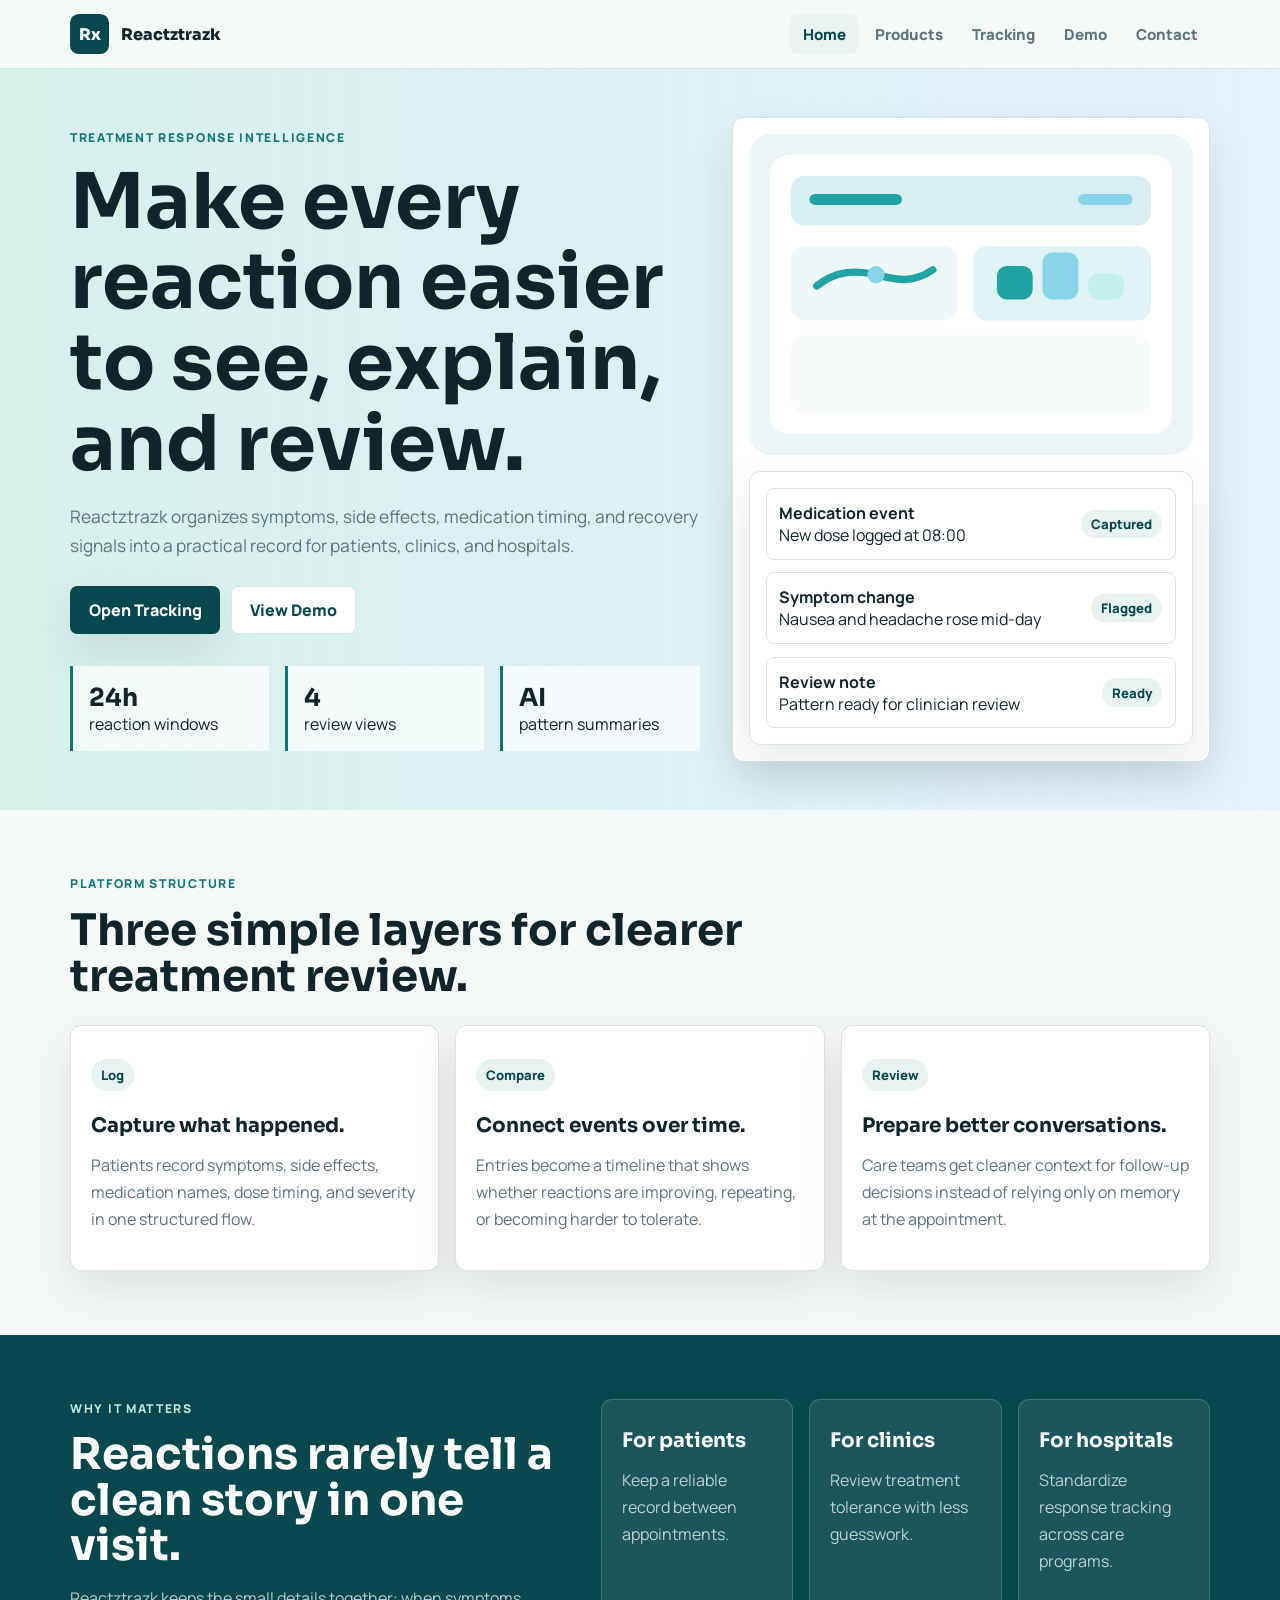
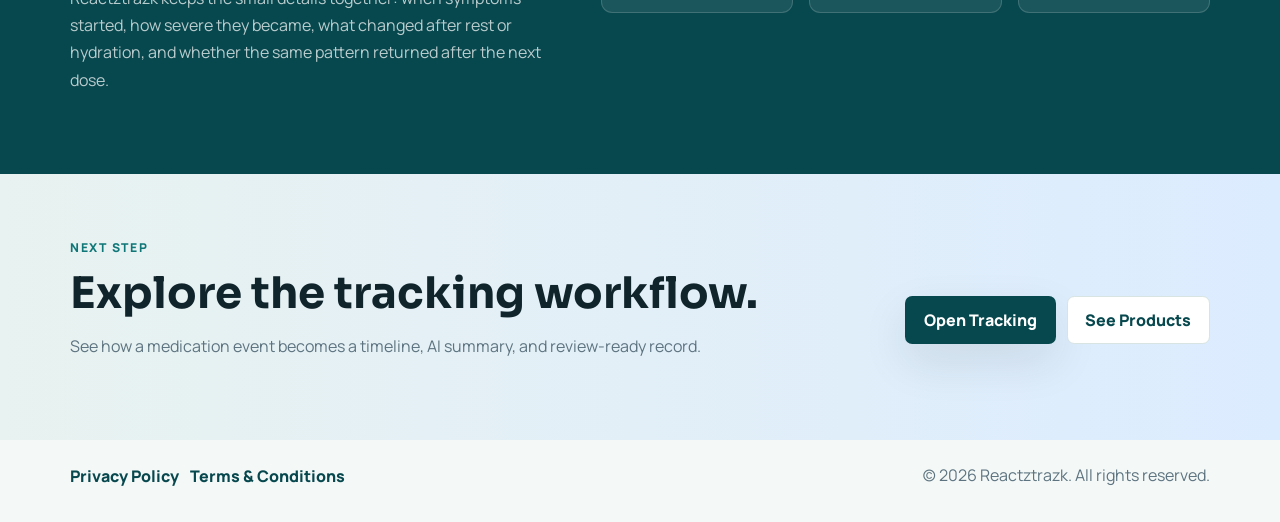
<file: index.html>
<!DOCTYPE html>
<html lang="en">
<head>
  <meta charset="UTF-8">
  <meta name="viewport" content="width=device-width, initial-scale=1.0">
  <title>Reactztrazk | AI Medication Reaction Tracking</title>
  <meta name="description" content="Reactztrazk helps patients and care teams track medication reactions, side effects, and treatment response over time.">
  <link rel="preconnect" href="https://fonts.googleapis.com">
  <link rel="preconnect" href="https://fonts.gstatic.com" crossorigin>
  <link href="https://fonts.googleapis.com/css2?family=Sora:wght@500;700;800&family=Manrope:wght@400;500;700;800&display=swap" rel="stylesheet">
  <link rel="stylesheet" href="styles.css">
</head>
<body>
  <div class="site-shell">
    <nav class="topbar">
      <a class="brand" href="index.html">
        <span class="brand-mark">Rx</span>
        <span class="brand-name">Reactztrazk</span>
      </a>
      <div class="nav-links">
        <a class="active" href="index.html">Home</a>
        <a href="products.html">Products</a>
        <a href="tracking.html">Tracking</a>
        <a href="demo.html">Demo</a>
        <a href="contact.html">Contact</a>
      </div>
    </nav>

    <header class="hero">
      <div class="hero-inner">
        <section>
          <p class="eyebrow">Treatment Response Intelligence</p>
          <h1>Make every reaction easier to see, explain, and review.</h1>
          <p class="lead">Reactztrazk organizes symptoms, side effects, medication timing, and recovery signals into a practical record for patients, clinics, and hospitals.</p>
          <div class="hero-actions">
            <a class="button button-primary" href="tracking.html">Open Tracking</a>
            <a class="button button-secondary" href="demo.html">View Demo</a>
          </div>
          <div class="metric-strip">
            <div class="metric"><strong>24h</strong><span>reaction windows</span></div>
            <div class="metric"><strong>4</strong><span>review views</span></div>
            <div class="metric"><strong>AI</strong><span>pattern summaries</span></div>
          </div>
        </section>

        <aside class="hero-visual">
          <img class="svg-art" src="assets/reaction-dashboard.svg" alt="Reactztrazk reaction dashboard illustration">
          <div class="insight-panel">
            <div class="insight-row">
              <div><strong>Medication event</strong><span>New dose logged at 08:00</span></div>
              <span class="badge">Captured</span>
            </div>
            <div class="insight-row">
              <div><strong>Symptom change</strong><span>Nausea and headache rose mid-day</span></div>
              <span class="badge">Flagged</span>
            </div>
            <div class="insight-row">
              <div><strong>Review note</strong><span>Pattern ready for clinician review</span></div>
              <span class="badge">Ready</span>
            </div>
          </div>
        </aside>
      </div>
    </header>

    <main>
      <section class="section">
        <div class="section-head">
          <p class="eyebrow">Platform Structure</p>
          <h2>Three simple layers for clearer treatment review.</h2>
        </div>
        <div class="section-grid">
          <article class="card">
            <p class="tag">Log</p>
            <h3>Capture what happened.</h3>
            <p>Patients record symptoms, side effects, medication names, dose timing, and severity in one structured flow.</p>
          </article>
          <article class="card">
            <p class="tag">Compare</p>
            <h3>Connect events over time.</h3>
            <p>Entries become a timeline that shows whether reactions are improving, repeating, or becoming harder to tolerate.</p>
          </article>
          <article class="card">
            <p class="tag">Review</p>
            <h3>Prepare better conversations.</h3>
            <p>Care teams get cleaner context for follow-up decisions instead of relying only on memory at the appointment.</p>
          </article>
        </div>
      </section>

      <section class="split-band">
        <div class="section">
          <div>
            <p class="eyebrow">Why It Matters</p>
            <h2>Reactions rarely tell a clean story in one visit.</h2>
            <p>Reactztrazk keeps the small details together: when symptoms started, how severe they became, what changed after rest or hydration, and whether the same pattern returned after the next dose.</p>
          </div>
          <div class="section-grid">
            <article class="card">
              <h3>For patients</h3>
              <p>Keep a reliable record between appointments.</p>
            </article>
            <article class="card">
              <h3>For clinics</h3>
              <p>Review treatment tolerance with less guesswork.</p>
            </article>
            <article class="card">
              <h3>For hospitals</h3>
              <p>Standardize response tracking across care programs.</p>
            </article>
          </div>
        </div>
      </section>

      <section class="cta">
        <div class="section">
          <div>
            <p class="eyebrow">Next Step</p>
            <h2>Explore the tracking workflow.</h2>
            <p>See how a medication event becomes a timeline, AI summary, and review-ready record.</p>
          </div>
          <div class="hero-actions">
            <a class="button button-primary" href="tracking.html">Open Tracking</a>
            <a class="button button-muted" href="products.html">See Products</a>
          </div>
        </div>
      </section>
    </main>

    <footer class="site-footer">
      <div class="footer-links">
        <a href="privacy.html">Privacy Policy</a>
        <a href="terms.html">Terms & Conditions</a>
      </div>
      <p>(c) 2026 Reactztrazk. All rights reserved.</p>
    </footer>
  </div>
</body>
</html>
</file>
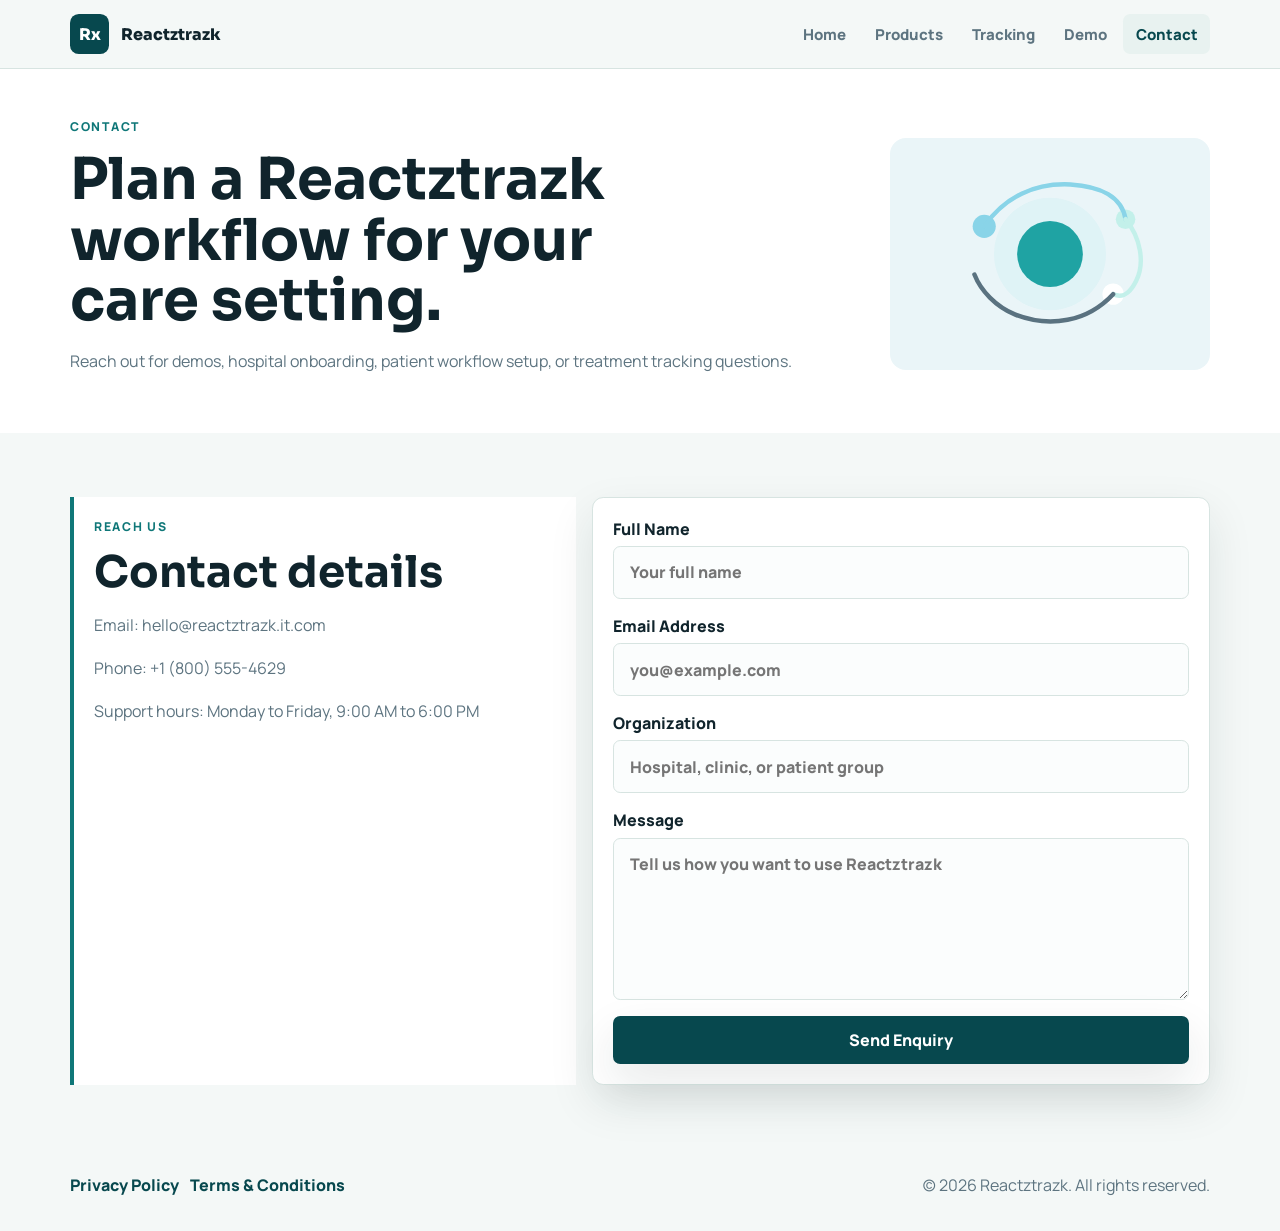
<file: contact.html>
<!DOCTYPE html>
<html lang="en">
<head>
  <meta charset="UTF-8">
  <meta name="viewport" content="width=device-width, initial-scale=1.0">
  <title>Contact | Reactztrazk</title>
  <meta name="description" content="Contact Reactztrazk for demos, hospital rollout, and AI treatment response tracking enquiries.">
  <link rel="preconnect" href="https://fonts.googleapis.com">
  <link rel="preconnect" href="https://fonts.gstatic.com" crossorigin>
  <link href="https://fonts.googleapis.com/css2?family=Sora:wght@500;700;800&family=Manrope:wght@400;500;700;800&display=swap" rel="stylesheet">
  <link rel="stylesheet" href="styles.css">
</head>
<body>
  <div class="site-shell">
    <nav class="topbar">
      <a class="brand" href="index.html"><span class="brand-mark">Rx</span><span class="brand-name">Reactztrazk</span></a>
      <div class="nav-links">
        <a href="index.html">Home</a>
        <a href="products.html">Products</a>
        <a href="tracking.html">Tracking</a>
        <a href="demo.html">Demo</a>
        <a class="active" href="contact.html">Contact</a>
      </div>
    </nav>

    <header class="subhero">
      <div class="subhero-inner">
        <section>
          <p class="eyebrow">Contact</p>
          <h1>Plan a Reactztrazk workflow for your care setting.</h1>
          <p>Reach out for demos, hospital onboarding, patient workflow setup, or treatment tracking questions.</p>
        </section>
        <div class="subhero-art">
          <img class="svg-art" src="assets/support-network.svg" alt="Reactztrazk contact illustration">
        </div>
      </div>
    </header>

    <main>
      <section class="section contact-grid">
        <aside class="contact-card">
          <p class="eyebrow">Reach Us</p>
          <h2>Contact details</h2>
          <p>Email: hello@reactztrazk.it.com</p>
          <p>Phone: +1 (800) 555-4629</p>
          <p>Support hours: Monday to Friday, 9:00 AM to 6:00 PM</p>
        </aside>

        <form class="contact-form">
          <label>
            Full Name
            <input type="text" placeholder="Your full name">
          </label>
          <label>
            Email Address
            <input type="email" placeholder="you@example.com">
          </label>
          <label>
            Organization
            <input type="text" placeholder="Hospital, clinic, or patient group">
          </label>
          <label>
            Message
            <textarea rows="6" placeholder="Tell us how you want to use Reactztrazk"></textarea>
          </label>
          <button class="button button-primary" type="submit">Send Enquiry</button>
        </form>
      </section>
    </main>

    <footer class="site-footer">
      <div class="footer-links">
        <a href="privacy.html">Privacy Policy</a>
        <a href="terms.html">Terms & Conditions</a>
      </div>
      <p>(c) 2026 Reactztrazk. All rights reserved.</p>
    </footer>
  </div>
</body>
</html>
</file>
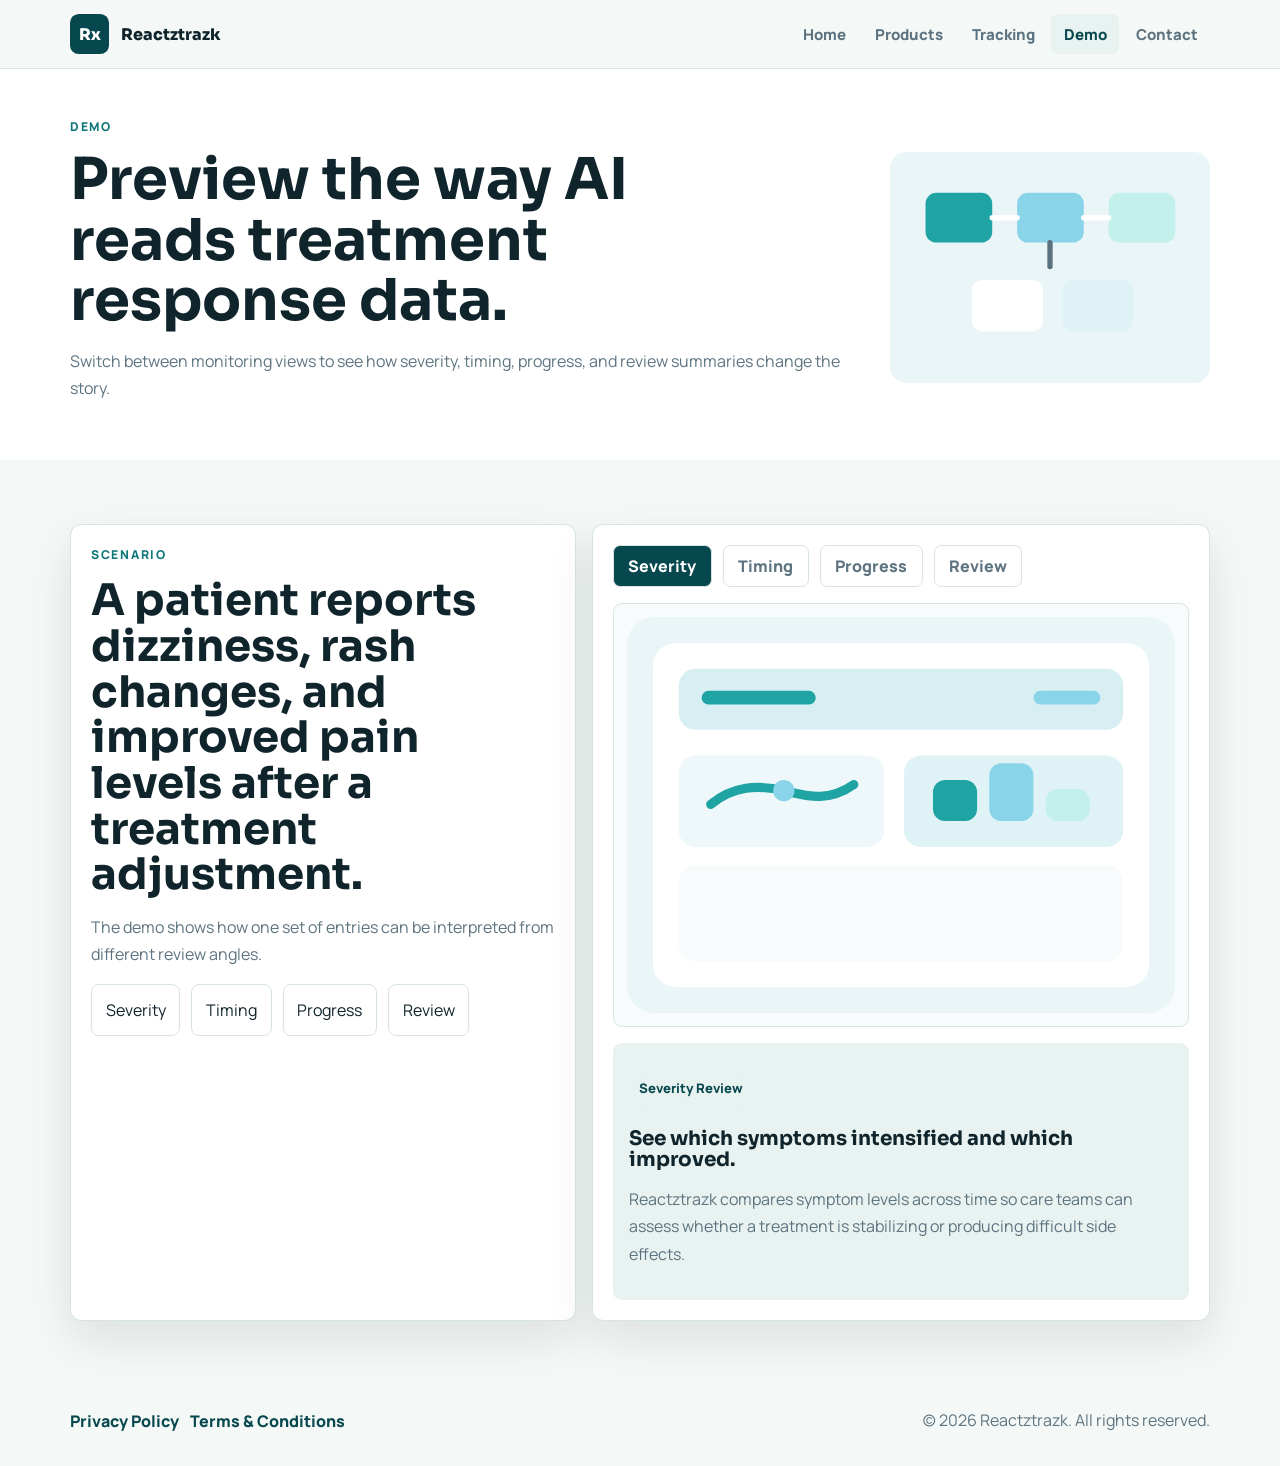
<file: demo.html>
<!DOCTYPE html>
<html lang="en">
<head>
  <meta charset="UTF-8">
  <meta name="viewport" content="width=device-width, initial-scale=1.0">
  <title>Demo | Reactztrazk</title>
  <meta name="description" content="Explore the Reactztrazk demo and see how AI interprets medication and treatment reactions.">
  <link rel="preconnect" href="https://fonts.googleapis.com">
  <link rel="preconnect" href="https://fonts.gstatic.com" crossorigin>
  <link href="https://fonts.googleapis.com/css2?family=Sora:wght@500;700;800&family=Manrope:wght@400;500;700;800&display=swap" rel="stylesheet">
  <link rel="stylesheet" href="styles.css">
</head>
<body>
  <div class="site-shell">
    <nav class="topbar">
      <a class="brand" href="index.html"><span class="brand-mark">Rx</span><span class="brand-name">Reactztrazk</span></a>
      <div class="nav-links">
        <a href="index.html">Home</a>
        <a href="products.html">Products</a>
        <a href="tracking.html">Tracking</a>
        <a class="active" href="demo.html">Demo</a>
        <a href="contact.html">Contact</a>
      </div>
    </nav>

    <header class="subhero">
      <div class="subhero-inner">
        <section>
          <p class="eyebrow">Demo</p>
          <h1>Preview the way AI reads treatment response data.</h1>
          <p>Switch between monitoring views to see how severity, timing, progress, and review summaries change the story.</p>
        </section>
        <div class="subhero-art">
          <img class="svg-art" src="assets/care-pathway.svg" alt="Reactztrazk demo illustration">
        </div>
      </div>
    </header>

    <main>
      <section class="section demo-grid">
        <article class="card">
          <p class="eyebrow">Scenario</p>
          <h2>A patient reports dizziness, rash changes, and improved pain levels after a treatment adjustment.</h2>
          <p>The demo shows how one set of entries can be interpreted from different review angles.</p>
          <div class="pill-row">
            <span>Severity</span>
            <span>Timing</span>
            <span>Progress</span>
            <span>Review</span>
          </div>
        </article>

        <article class="demo-panel">
          <div class="tab-row" role="tablist" aria-label="Reactztrazk demo views">
            <button class="tab-button active" data-topic="severity" type="button">Severity</button>
            <button class="tab-button" data-topic="timing" type="button">Timing</button>
            <button class="tab-button" data-topic="progress" type="button">Progress</button>
            <button class="tab-button" data-topic="review" type="button">Review</button>
          </div>
          <div class="demo-image-wrap">
            <img class="svg-art" src="assets/reaction-dashboard.svg" alt="Medication reaction dashboard illustration">
          </div>
          <div class="demo-body">
            <p class="demo-label" id="demo-label">Severity Review</p>
            <h3 id="demo-title">See which symptoms intensified and which improved.</h3>
            <p id="demo-text">Reactztrazk compares symptom levels across time so care teams can assess whether a treatment is stabilizing or producing difficult side effects.</p>
          </div>
        </article>
      </section>
    </main>

    <footer class="site-footer">
      <div class="footer-links">
        <a href="privacy.html">Privacy Policy</a>
        <a href="terms.html">Terms & Conditions</a>
      </div>
      <p>(c) 2026 Reactztrazk. All rights reserved.</p>
    </footer>
  </div>

  <script src="script.js"></script>
</body>
</html>
</file>
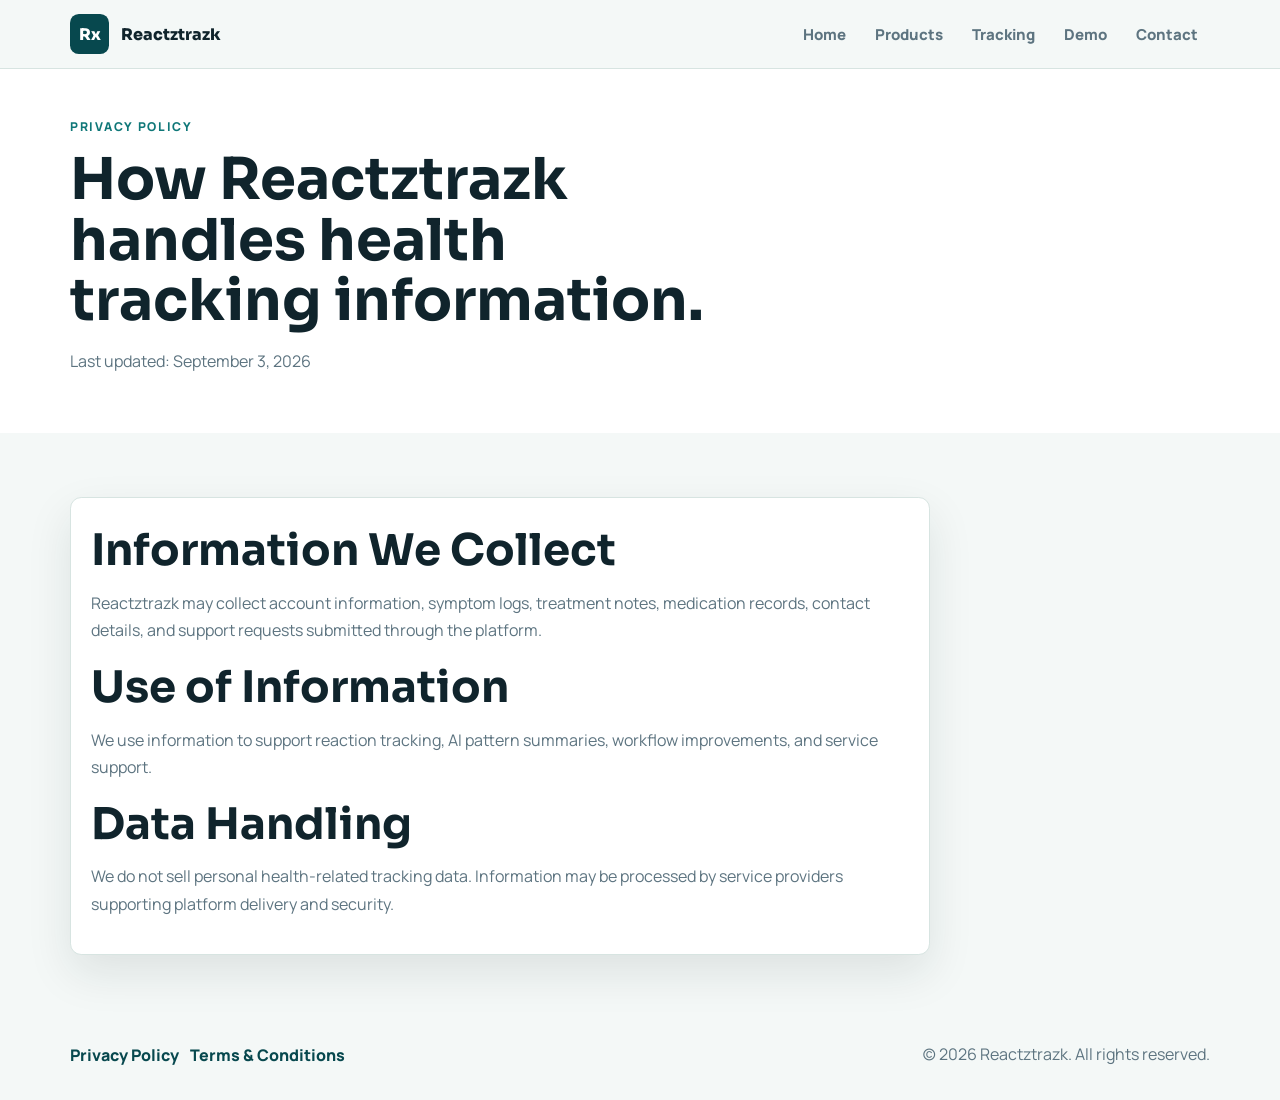
<file: privacy.html>
<!DOCTYPE html>
<html lang="en">
<head>
  <meta charset="UTF-8">
  <meta name="viewport" content="width=device-width, initial-scale=1.0">
  <title>Privacy Policy | Reactztrazk</title>
  <meta name="description" content="Read the Reactztrazk privacy policy for AI health reaction and treatment monitoring information.">
  <link rel="preconnect" href="https://fonts.googleapis.com">
  <link rel="preconnect" href="https://fonts.gstatic.com" crossorigin>
  <link href="https://fonts.googleapis.com/css2?family=Sora:wght@500;700;800&family=Manrope:wght@400;500;700;800&display=swap" rel="stylesheet">
  <link rel="stylesheet" href="styles.css">
</head>
<body>
  <div class="site-shell">
    <nav class="topbar">
      <a class="brand" href="index.html"><span class="brand-mark">Rx</span><span class="brand-name">Reactztrazk</span></a>
      <div class="nav-links">
        <a href="index.html">Home</a>
        <a href="products.html">Products</a>
        <a href="tracking.html">Tracking</a>
        <a href="demo.html">Demo</a>
        <a href="contact.html">Contact</a>
      </div>
    </nav>

    <header class="subhero">
      <div class="subhero-inner">
        <section>
          <p class="eyebrow">Privacy Policy</p>
          <h1>How Reactztrazk handles health tracking information.</h1>
          <p>Last updated: September 3, 2026</p>
        </section>
      </div>
    </header>

    <main>
      <section class="section">
        <article class="legal-card">
          <h2>Information We Collect</h2>
          <p>Reactztrazk may collect account information, symptom logs, treatment notes, medication records, contact details, and support requests submitted through the platform.</p>
          <h2>Use of Information</h2>
          <p>We use information to support reaction tracking, AI pattern summaries, workflow improvements, and service support.</p>
          <h2>Data Handling</h2>
          <p>We do not sell personal health-related tracking data. Information may be processed by service providers supporting platform delivery and security.</p>
        </article>
      </section>
    </main>

    <footer class="site-footer">
      <div class="footer-links">
        <a class="active" href="privacy.html">Privacy Policy</a>
        <a href="terms.html">Terms & Conditions</a>
      </div>
      <p>(c) 2026 Reactztrazk. All rights reserved.</p>
    </footer>
  </div>
</body>
</html>
</file>
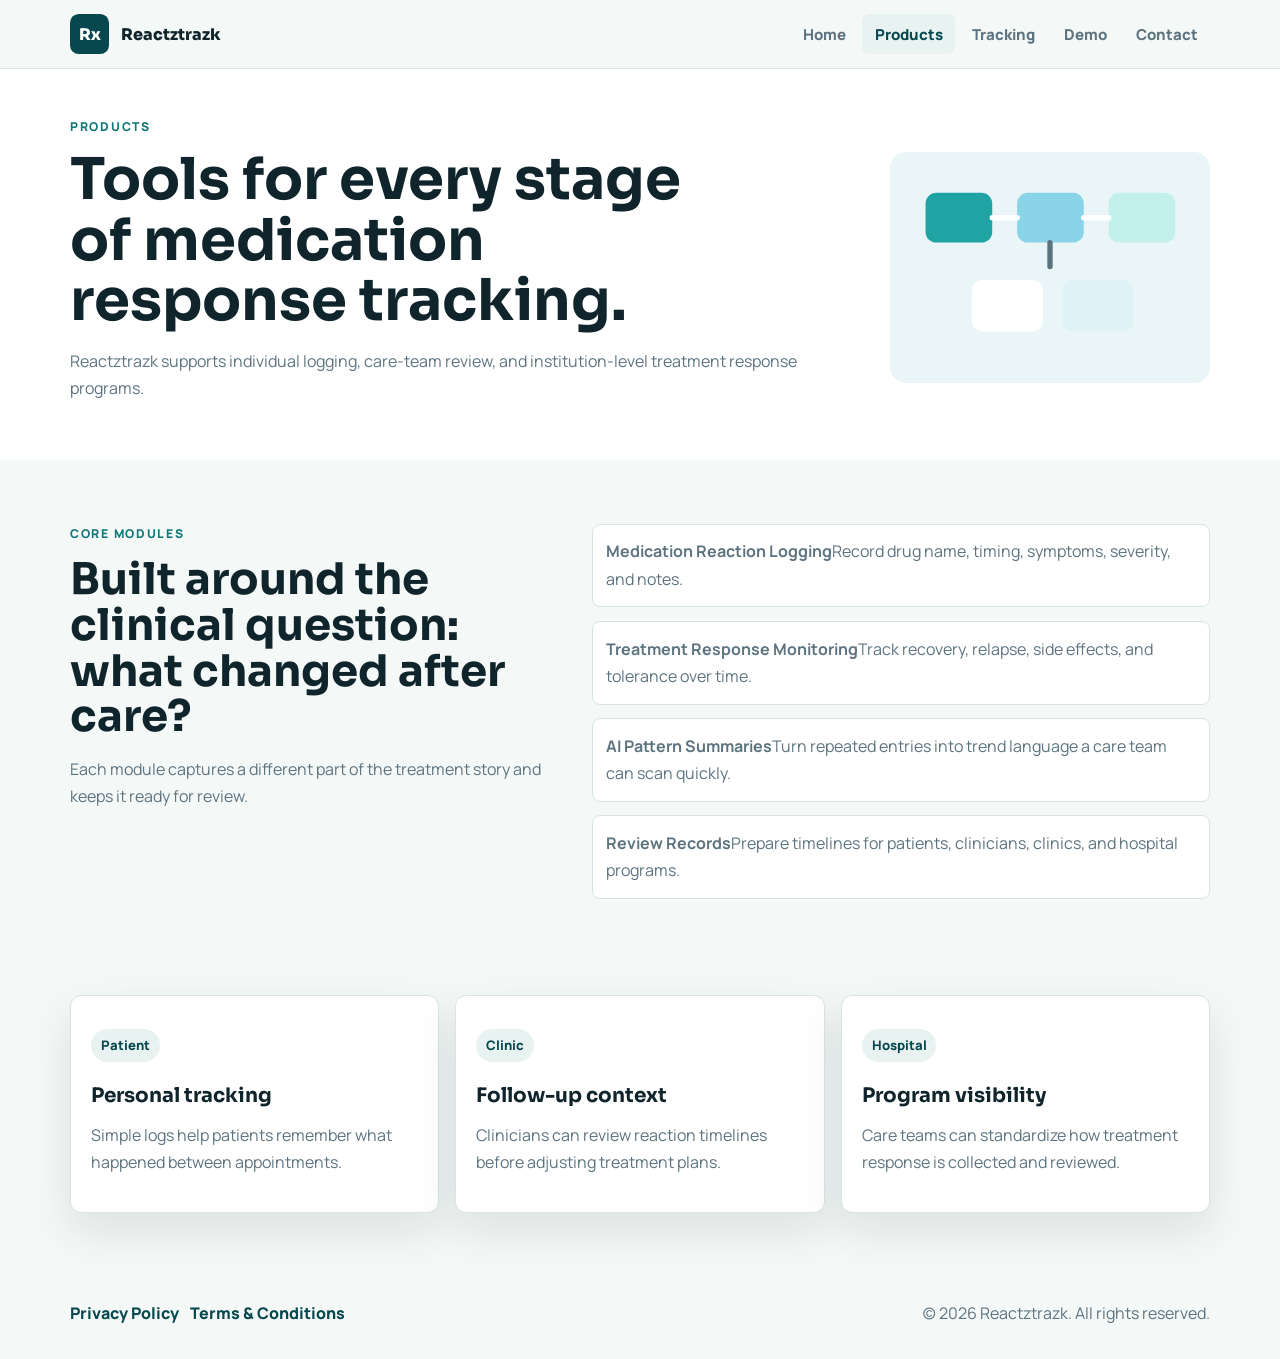
<file: products.html>
<!DOCTYPE html>
<html lang="en">
<head>
  <meta charset="UTF-8">
  <meta name="viewport" content="width=device-width, initial-scale=1.0">
  <title>Products | Reactztrazk</title>
  <meta name="description" content="Explore Reactztrazk tools for medication reaction logging, treatment response monitoring, and AI review summaries.">
  <link rel="preconnect" href="https://fonts.googleapis.com">
  <link rel="preconnect" href="https://fonts.gstatic.com" crossorigin>
  <link href="https://fonts.googleapis.com/css2?family=Sora:wght@500;700;800&family=Manrope:wght@400;500;700;800&display=swap" rel="stylesheet">
  <link rel="stylesheet" href="styles.css">
</head>
<body>
  <div class="site-shell">
    <nav class="topbar">
      <a class="brand" href="index.html"><span class="brand-mark">Rx</span><span class="brand-name">Reactztrazk</span></a>
      <div class="nav-links">
        <a href="index.html">Home</a>
        <a class="active" href="products.html">Products</a>
        <a href="tracking.html">Tracking</a>
        <a href="demo.html">Demo</a>
        <a href="contact.html">Contact</a>
      </div>
    </nav>

    <header class="subhero">
      <div class="subhero-inner">
        <section>
          <p class="eyebrow">Products</p>
          <h1>Tools for every stage of medication response tracking.</h1>
          <p>Reactztrazk supports individual logging, care-team review, and institution-level treatment response programs.</p>
        </section>
        <div class="subhero-art">
          <img class="svg-art" src="assets/care-pathway.svg" alt="Reactztrazk care pathway illustration">
        </div>
      </div>
    </header>

    <main>
      <section class="section">
        <div class="feature-grid">
          <div class="section-head">
            <p class="eyebrow">Core Modules</p>
            <h2>Built around the clinical question: what changed after care?</h2>
            <p>Each module captures a different part of the treatment story and keeps it ready for review.</p>
          </div>
          <ul class="workflow">
            <li><strong>Medication Reaction Logging</strong><span>Record drug name, timing, symptoms, severity, and notes.</span></li>
            <li><strong>Treatment Response Monitoring</strong><span>Track recovery, relapse, side effects, and tolerance over time.</span></li>
            <li><strong>AI Pattern Summaries</strong><span>Turn repeated entries into trend language a care team can scan quickly.</span></li>
            <li><strong>Review Records</strong><span>Prepare timelines for patients, clinicians, clinics, and hospital programs.</span></li>
          </ul>
        </div>
      </section>

      <section class="section tight">
        <div class="section-grid">
          <article class="card">
            <p class="tag">Patient</p>
            <h3>Personal tracking</h3>
            <p>Simple logs help patients remember what happened between appointments.</p>
          </article>
          <article class="card">
            <p class="tag">Clinic</p>
            <h3>Follow-up context</h3>
            <p>Clinicians can review reaction timelines before adjusting treatment plans.</p>
          </article>
          <article class="card">
            <p class="tag">Hospital</p>
            <h3>Program visibility</h3>
            <p>Care teams can standardize how treatment response is collected and reviewed.</p>
          </article>
        </div>
      </section>
    </main>

    <footer class="site-footer">
      <div class="footer-links">
        <a href="privacy.html">Privacy Policy</a>
        <a href="terms.html">Terms & Conditions</a>
      </div>
      <p>(c) 2026 Reactztrazk. All rights reserved.</p>
    </footer>
  </div>
</body>
</html>
</file>
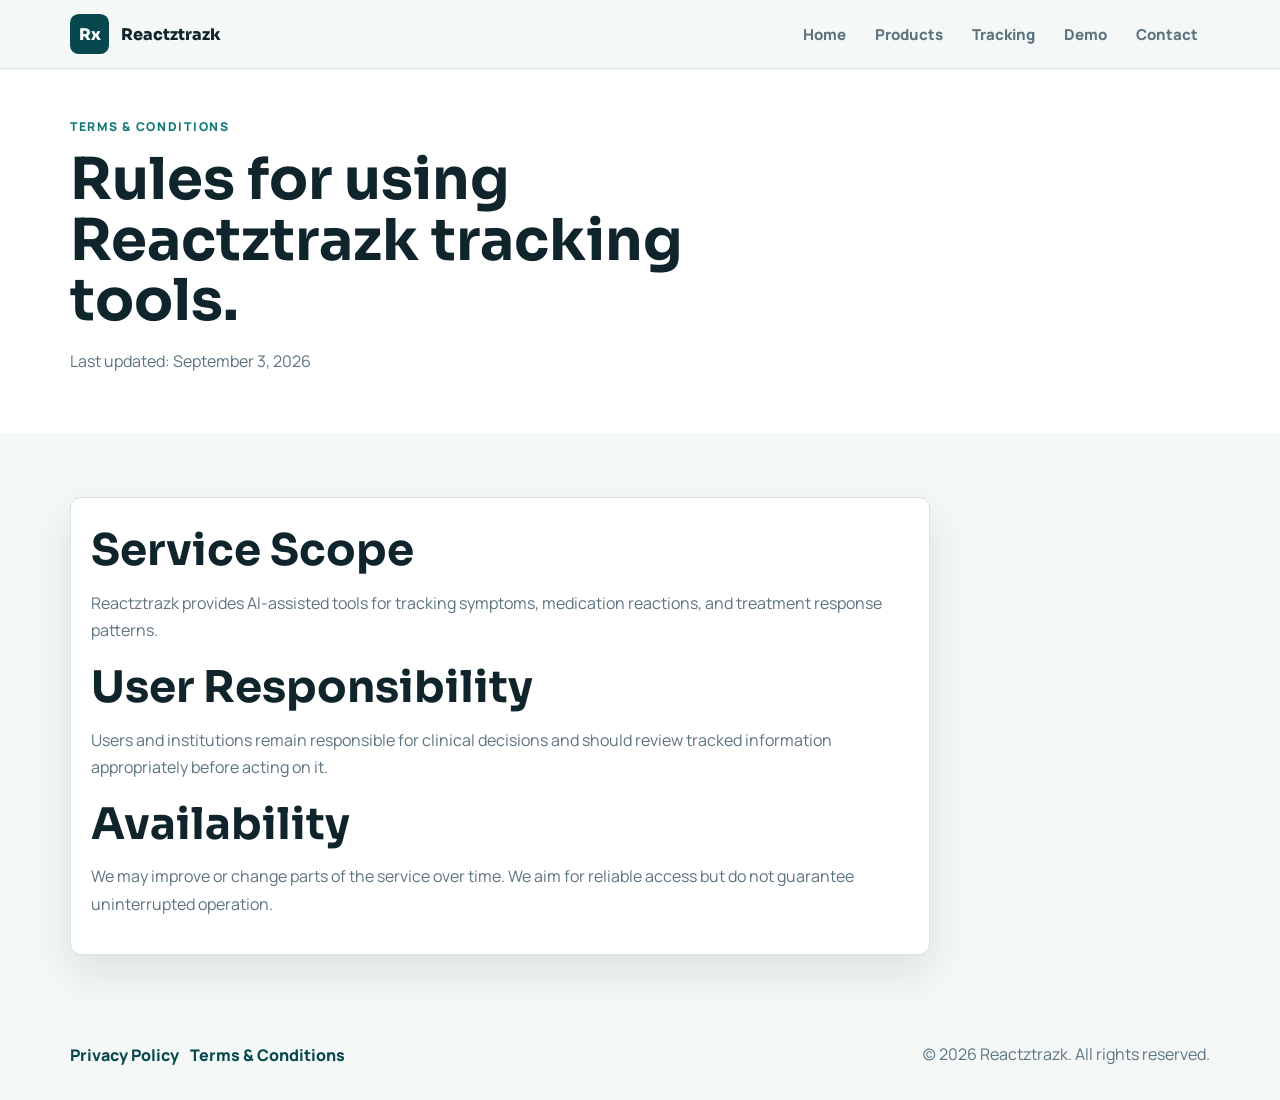
<file: terms.html>
<!DOCTYPE html>
<html lang="en">
<head>
  <meta charset="UTF-8">
  <meta name="viewport" content="width=device-width, initial-scale=1.0">
  <title>Terms & Conditions | Reactztrazk</title>
  <meta name="description" content="Read the Reactztrazk terms and conditions for using the AI health tracking website and platform.">
  <link rel="preconnect" href="https://fonts.googleapis.com">
  <link rel="preconnect" href="https://fonts.gstatic.com" crossorigin>
  <link href="https://fonts.googleapis.com/css2?family=Sora:wght@500;700;800&family=Manrope:wght@400;500;700;800&display=swap" rel="stylesheet">
  <link rel="stylesheet" href="styles.css">
</head>
<body>
  <div class="site-shell">
    <nav class="topbar">
      <a class="brand" href="index.html"><span class="brand-mark">Rx</span><span class="brand-name">Reactztrazk</span></a>
      <div class="nav-links">
        <a href="index.html">Home</a>
        <a href="products.html">Products</a>
        <a href="tracking.html">Tracking</a>
        <a href="demo.html">Demo</a>
        <a href="contact.html">Contact</a>
      </div>
    </nav>

    <header class="subhero">
      <div class="subhero-inner">
        <section>
          <p class="eyebrow">Terms & Conditions</p>
          <h1>Rules for using Reactztrazk tracking tools.</h1>
          <p>Last updated: September 3, 2026</p>
        </section>
      </div>
    </header>

    <main>
      <section class="section">
        <article class="legal-card">
          <h2>Service Scope</h2>
          <p>Reactztrazk provides AI-assisted tools for tracking symptoms, medication reactions, and treatment response patterns.</p>
          <h2>User Responsibility</h2>
          <p>Users and institutions remain responsible for clinical decisions and should review tracked information appropriately before acting on it.</p>
          <h2>Availability</h2>
          <p>We may improve or change parts of the service over time. We aim for reliable access but do not guarantee uninterrupted operation.</p>
        </article>
      </section>
    </main>

    <footer class="site-footer">
      <div class="footer-links">
        <a href="privacy.html">Privacy Policy</a>
        <a class="active" href="terms.html">Terms & Conditions</a>
      </div>
      <p>(c) 2026 Reactztrazk. All rights reserved.</p>
    </footer>
  </div>
</body>
</html>
</file>
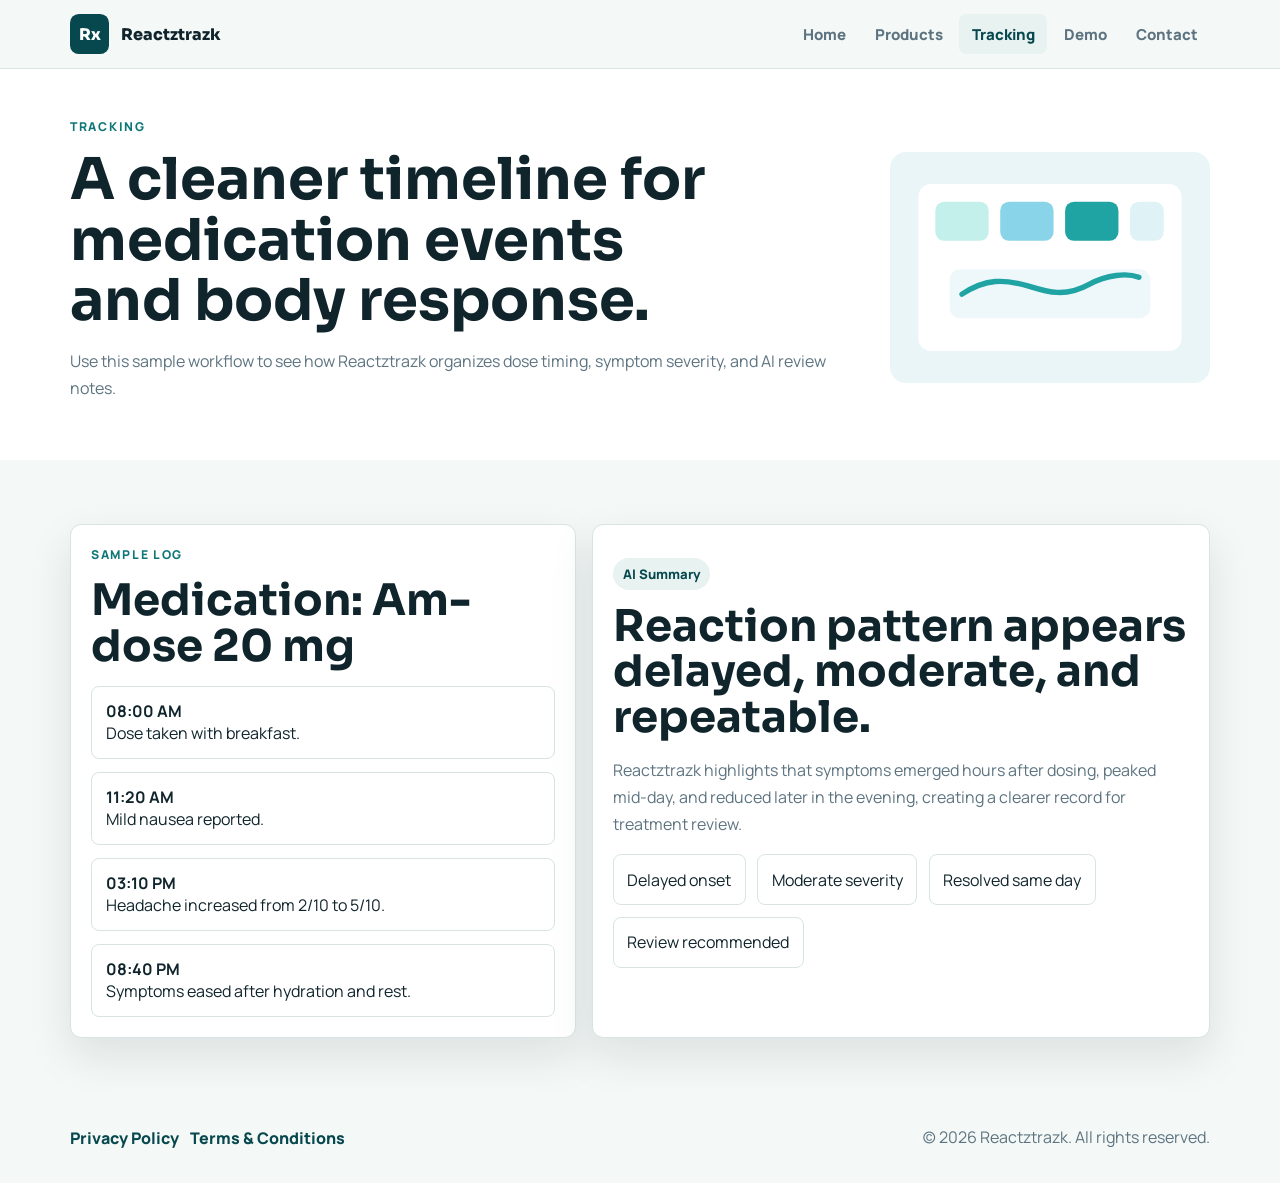
<file: tracking.html>
<!DOCTYPE html>
<html lang="en">
<head>
  <meta charset="UTF-8">
  <meta name="viewport" content="width=device-width, initial-scale=1.0">
  <title>Tracking | Reactztrazk</title>
  <meta name="description" content="Use Reactztrazk tracking workflows to monitor reactions to medication and treatment over time.">
  <link rel="preconnect" href="https://fonts.googleapis.com">
  <link rel="preconnect" href="https://fonts.gstatic.com" crossorigin>
  <link href="https://fonts.googleapis.com/css2?family=Sora:wght@500;700;800&family=Manrope:wght@400;500;700;800&display=swap" rel="stylesheet">
  <link rel="stylesheet" href="styles.css">
</head>
<body>
  <div class="site-shell">
    <nav class="topbar">
      <a class="brand" href="index.html"><span class="brand-mark">Rx</span><span class="brand-name">Reactztrazk</span></a>
      <div class="nav-links">
        <a href="index.html">Home</a>
        <a href="products.html">Products</a>
        <a class="active" href="tracking.html">Tracking</a>
        <a href="demo.html">Demo</a>
        <a href="contact.html">Contact</a>
      </div>
    </nav>

    <header class="subhero">
      <div class="subhero-inner">
        <section>
          <p class="eyebrow">Tracking</p>
          <h1>A cleaner timeline for medication events and body response.</h1>
          <p>Use this sample workflow to see how Reactztrazk organizes dose timing, symptom severity, and AI review notes.</p>
        </section>
        <div class="subhero-art">
          <img class="svg-art" src="assets/tracking-map.svg" alt="Reaction tracking illustration">
        </div>
      </div>
    </header>

    <main>
      <section class="section tracking-layout">
        <article class="card">
          <p class="eyebrow">Sample Log</p>
          <h2>Medication: Am-dose 20 mg</h2>
          <div class="timeline-list">
            <div class="timeline-item"><strong>08:00 AM</strong><span>Dose taken with breakfast.</span></div>
            <div class="timeline-item"><strong>11:20 AM</strong><span>Mild nausea reported.</span></div>
            <div class="timeline-item"><strong>03:10 PM</strong><span>Headache increased from 2/10 to 5/10.</span></div>
            <div class="timeline-item"><strong>08:40 PM</strong><span>Symptoms eased after hydration and rest.</span></div>
          </div>
        </article>

        <article class="demo-panel">
          <p class="demo-label">AI Summary</p>
          <h2>Reaction pattern appears delayed, moderate, and repeatable.</h2>
          <p>Reactztrazk highlights that symptoms emerged hours after dosing, peaked mid-day, and reduced later in the evening, creating a clearer record for treatment review.</p>
          <div class="pill-row">
            <span>Delayed onset</span>
            <span>Moderate severity</span>
            <span>Resolved same day</span>
            <span>Review recommended</span>
          </div>
        </article>
      </section>
    </main>

    <footer class="site-footer">
      <div class="footer-links">
        <a href="privacy.html">Privacy Policy</a>
        <a href="terms.html">Terms & Conditions</a>
      </div>
      <p>(c) 2026 Reactztrazk. All rights reserved.</p>
    </footer>
  </div>
</body>
</html>
</file>
<file: styles.css>
:root {
  --ink: #10242c;
  --muted: #5d7480;
  --bg: #f4f8f7;
  --surface: #ffffff;
  --soft: #e8f2f0;
  --line: #d7e4e1;
  --teal: #0f7778;
  --teal-dark: #07484e;
  --mint: #bce8dc;
  --blue: #dcecff;
  --amber: #f2c86b;
  --shadow: 0 18px 45px rgba(16, 36, 44, 0.1);
}

* {
  box-sizing: border-box;
}

body {
  margin: 0;
  font-family: "Manrope", Arial, sans-serif;
  color: var(--ink);
  background: var(--bg);
}

a {
  color: inherit;
  text-decoration: none;
}

button,
input,
textarea {
  font: inherit;
}

.site-shell {
  min-height: 100vh;
}

.topbar,
.section,
.site-footer {
  width: min(1140px, calc(100% - 2rem));
  margin: 0 auto;
}

.topbar {
  position: sticky;
  top: 0;
  z-index: 20;
  display: flex;
  align-items: center;
  justify-content: space-between;
  gap: 1rem;
  padding: 0.85rem 0;
  background: rgba(244, 248, 247, 0.94);
  backdrop-filter: blur(12px);
}

.brand {
  display: inline-flex;
  align-items: center;
  gap: 0.75rem;
  font-family: "Sora", Arial, sans-serif;
  font-weight: 800;
}

.brand-mark {
  display: grid;
  width: 2.45rem;
  height: 2.45rem;
  place-items: center;
  border-radius: 0.55rem;
  background: var(--teal-dark);
  color: #ffffff;
}

.nav-links {
  display: flex;
  flex-wrap: wrap;
  justify-content: flex-end;
  gap: 0.25rem;
}

.nav-links a {
  padding: 0.62rem 0.78rem;
  border-radius: 0.45rem;
  color: var(--muted);
  font-size: 0.94rem;
  font-weight: 800;
}

.nav-links a.active,
.nav-links a:hover {
  background: var(--soft);
  color: var(--teal-dark);
}

.hero {
  border-top: 1px solid var(--line);
  background:
    linear-gradient(90deg, rgba(188, 232, 220, 0.55), rgba(220, 236, 255, 0.7)),
    #f8fbfb;
}

.hero-inner,
.subhero-inner {
  width: min(1140px, calc(100% - 2rem));
  margin: 0 auto;
}

.hero-inner {
  display: grid;
  grid-template-columns: minmax(0, 1fr) minmax(320px, 0.76fr);
  gap: 2rem;
  align-items: center;
  min-height: 34rem;
  padding: 3rem 0;
}

.subhero {
  border-top: 1px solid var(--line);
  background: #ffffff;
}

.subhero-inner {
  display: grid;
  grid-template-columns: minmax(0, 1fr) minmax(240px, 0.42fr);
  gap: 2rem;
  align-items: center;
  padding: 3rem 0 2.6rem;
}

.subhero-art {
  justify-self: end;
  width: min(320px, 100%);
}

.eyebrow {
  margin: 0 0 0.8rem;
  color: var(--teal);
  font-size: 0.76rem;
  font-weight: 900;
  letter-spacing: 0.14em;
  text-transform: uppercase;
}

h1,
h2,
h3 {
  margin: 0;
  font-family: "Sora", Arial, sans-serif;
  letter-spacing: 0;
  line-height: 1.05;
}

h1 {
  max-width: 13ch;
  font-size: clamp(2.8rem, 6vw, 5.6rem);
}

.subhero h1 {
  max-width: 15ch;
  font-size: clamp(2.2rem, 4.5vw, 4.2rem);
}

h2 {
  font-size: clamp(1.9rem, 3.4vw, 3.1rem);
}

h3 {
  font-size: 1.25rem;
}

p,
li {
  color: var(--muted);
  line-height: 1.7;
}

.lead {
  max-width: 43rem;
  font-size: 1.08rem;
}

.hero-actions,
.footer-links,
.pill-row,
.tab-row {
  display: flex;
  flex-wrap: wrap;
  gap: 0.7rem;
}

.hero-actions {
  margin-top: 1.6rem;
}

.button {
  display: inline-flex;
  min-height: 3rem;
  align-items: center;
  justify-content: center;
  padding: 0 1.1rem;
  border: 1px solid transparent;
  border-radius: 0.45rem;
  font-weight: 900;
}

.button-primary {
  background: var(--teal-dark);
  color: #ffffff;
  box-shadow: var(--shadow);
}

.button-secondary,
.button-muted {
  border-color: var(--line);
  background: #ffffff;
  color: var(--teal-dark);
}

.hero-visual,
.insight-panel,
.card,
.contact-form,
.legal-card,
.demo-panel {
  border: 1px solid var(--line);
  border-radius: 0.7rem;
  background: var(--surface);
  box-shadow: var(--shadow);
}

.hero-visual {
  padding: 1rem;
}

.svg-art {
  display: block;
  width: 100%;
  height: auto;
}

.insight-panel {
  display: grid;
  gap: 0.8rem;
  margin-top: 1rem;
  padding: 1rem;
}

.insight-row,
.metric-strip,
.site-footer {
  display: flex;
  align-items: center;
  justify-content: space-between;
  gap: 1rem;
}

.insight-row {
  padding: 0.8rem;
  border: 1px solid var(--line);
  border-radius: 0.5rem;
}

.insight-row strong,
.metric strong,
.timeline-item strong {
  display: block;
  color: var(--ink);
}

.badge,
.tag,
.demo-label {
  display: inline-flex;
  width: fit-content;
  align-items: center;
  border-radius: 999px;
  padding: 0.32rem 0.62rem;
  background: var(--soft);
  color: var(--teal-dark);
  font-size: 0.82rem;
  font-weight: 900;
}

.metric-strip {
  align-items: stretch;
  margin-top: 2rem;
}

.metric {
  flex: 1 1 10rem;
  padding: 1rem;
  border-left: 3px solid var(--teal);
  background: rgba(255, 255, 255, 0.68);
}

.metric strong {
  font-family: "Sora", Arial, sans-serif;
  font-size: 1.55rem;
}

.section {
  padding: 4rem 0;
}

.section.tight {
  padding-top: 2rem;
}

.section-head {
  max-width: 700px;
  margin-bottom: 1.6rem;
}

.section-grid,
.feature-grid,
.contact-grid,
.demo-grid,
.tracking-layout {
  display: grid;
  gap: 1rem;
}

.section-grid {
  grid-template-columns: repeat(3, minmax(0, 1fr));
}

.feature-grid,
.demo-grid,
.tracking-layout,
.contact-grid {
  grid-template-columns: minmax(0, 0.9fr) minmax(0, 1.1fr);
}

.card,
.demo-panel,
.legal-card {
  padding: 1.25rem;
}

.card h3,
.demo-panel h3,
.legal-card h2 {
  margin: 0.65rem 0;
}

.workflow {
  display: grid;
  gap: 0.85rem;
  padding: 0;
  margin: 0;
  list-style: none;
}

.workflow li,
.timeline-item,
.pill-row span {
  padding: 0.85rem;
  border: 1px solid var(--line);
  border-radius: 0.5rem;
  background: #ffffff;
}

.split-band {
  background: var(--teal-dark);
  color: #ffffff;
}

.split-band .section {
  display: grid;
  grid-template-columns: minmax(0, 0.9fr) minmax(0, 1.1fr);
  gap: 2rem;
  align-items: start;
}

.split-band p,
.split-band li {
  color: rgba(255, 255, 255, 0.72);
}

.split-band .eyebrow {
  color: var(--mint);
}

.split-band .card {
  background: rgba(255, 255, 255, 0.08);
  border-color: rgba(255, 255, 255, 0.16);
  box-shadow: none;
}

.split-band .card h3 {
  color: #ffffff;
}

.tab-button {
  min-height: 2.65rem;
  padding: 0 0.9rem;
  border: 1px solid var(--line);
  border-radius: 0.45rem;
  background: #ffffff;
  color: var(--muted);
  cursor: pointer;
  font-weight: 900;
}

.tab-button.active {
  background: var(--teal-dark);
  color: #ffffff;
}

.demo-image-wrap {
  margin: 1rem 0;
  padding: 0.8rem;
  border: 1px solid var(--line);
  border-radius: 0.55rem;
  background: #f8fbfb;
}

.demo-body {
  padding: 1rem;
  border-radius: 0.55rem;
  background: var(--soft);
}

.timeline-list {
  display: grid;
  gap: 0.8rem;
  margin-top: 1rem;
}

.contact-card {
  padding: 1.25rem;
  border-left: 4px solid var(--teal);
  background: #ffffff;
}

.contact-form {
  display: grid;
  gap: 1rem;
  padding: 1.25rem;
}

.contact-form label {
  display: grid;
  gap: 0.4rem;
  font-weight: 900;
}

.contact-form input,
.contact-form textarea {
  width: 100%;
  padding: 0.9rem 1rem;
  border: 1px solid var(--line);
  border-radius: 0.45rem;
  background: #fbfdfd;
  color: var(--ink);
}

.legal-card {
  max-width: 860px;
}

.legal-card h2:not(:first-child) {
  margin-top: 1.3rem;
}

.cta {
  background: linear-gradient(90deg, var(--soft), var(--blue));
}

.cta .section {
  display: flex;
  align-items: center;
  justify-content: space-between;
  gap: 1.4rem;
}

.cta p {
  max-width: 42rem;
}

.site-footer {
  flex-wrap: wrap;
  padding: 1.4rem 0 2rem;
}

.footer-links a {
  color: var(--teal-dark);
  font-weight: 800;
}

.site-footer p {
  margin: 0;
}

@media (max-width: 920px) {
  .topbar {
    position: static;
    align-items: flex-start;
    flex-direction: column;
  }

  .nav-links {
    justify-content: flex-start;
  }

  .hero-inner,
  .subhero-inner,
  .section-grid,
  .feature-grid,
  .demo-grid,
  .tracking-layout,
  .contact-grid,
  .split-band .section {
    grid-template-columns: 1fr;
  }

  .subhero-art {
    justify-self: start;
  }

  h1,
  .subhero h1 {
    max-width: none;
  }

  .cta .section {
    align-items: flex-start;
    flex-direction: column;
  }
}

@media (max-width: 640px) {
  .topbar,
  .section,
  .site-footer,
  .hero-inner,
  .subhero-inner {
    width: min(100% - 1rem, 1140px);
  }

  h1 {
    font-size: clamp(2.3rem, 12vw, 3.25rem);
  }

  .hero-inner,
  .subhero-inner,
  .section {
    padding-top: 2.5rem;
    padding-bottom: 2.5rem;
  }
}
</file>
